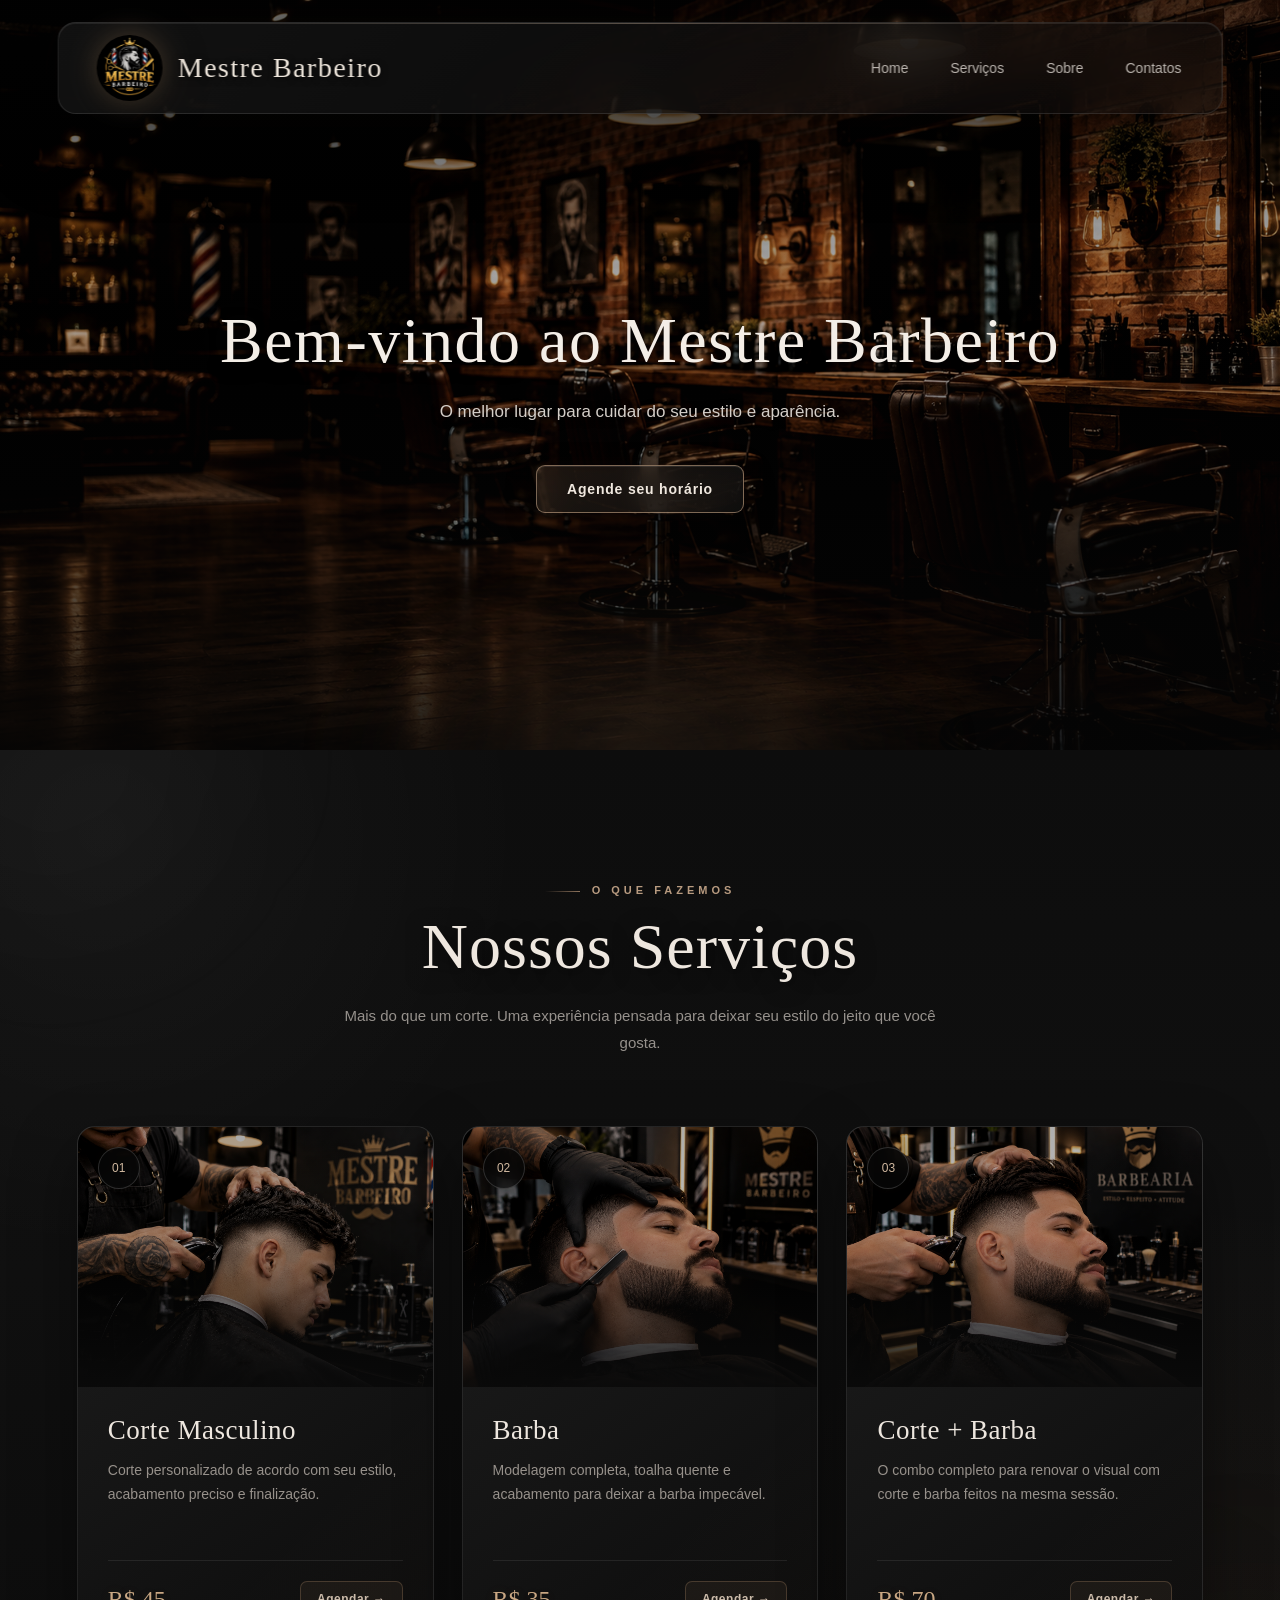
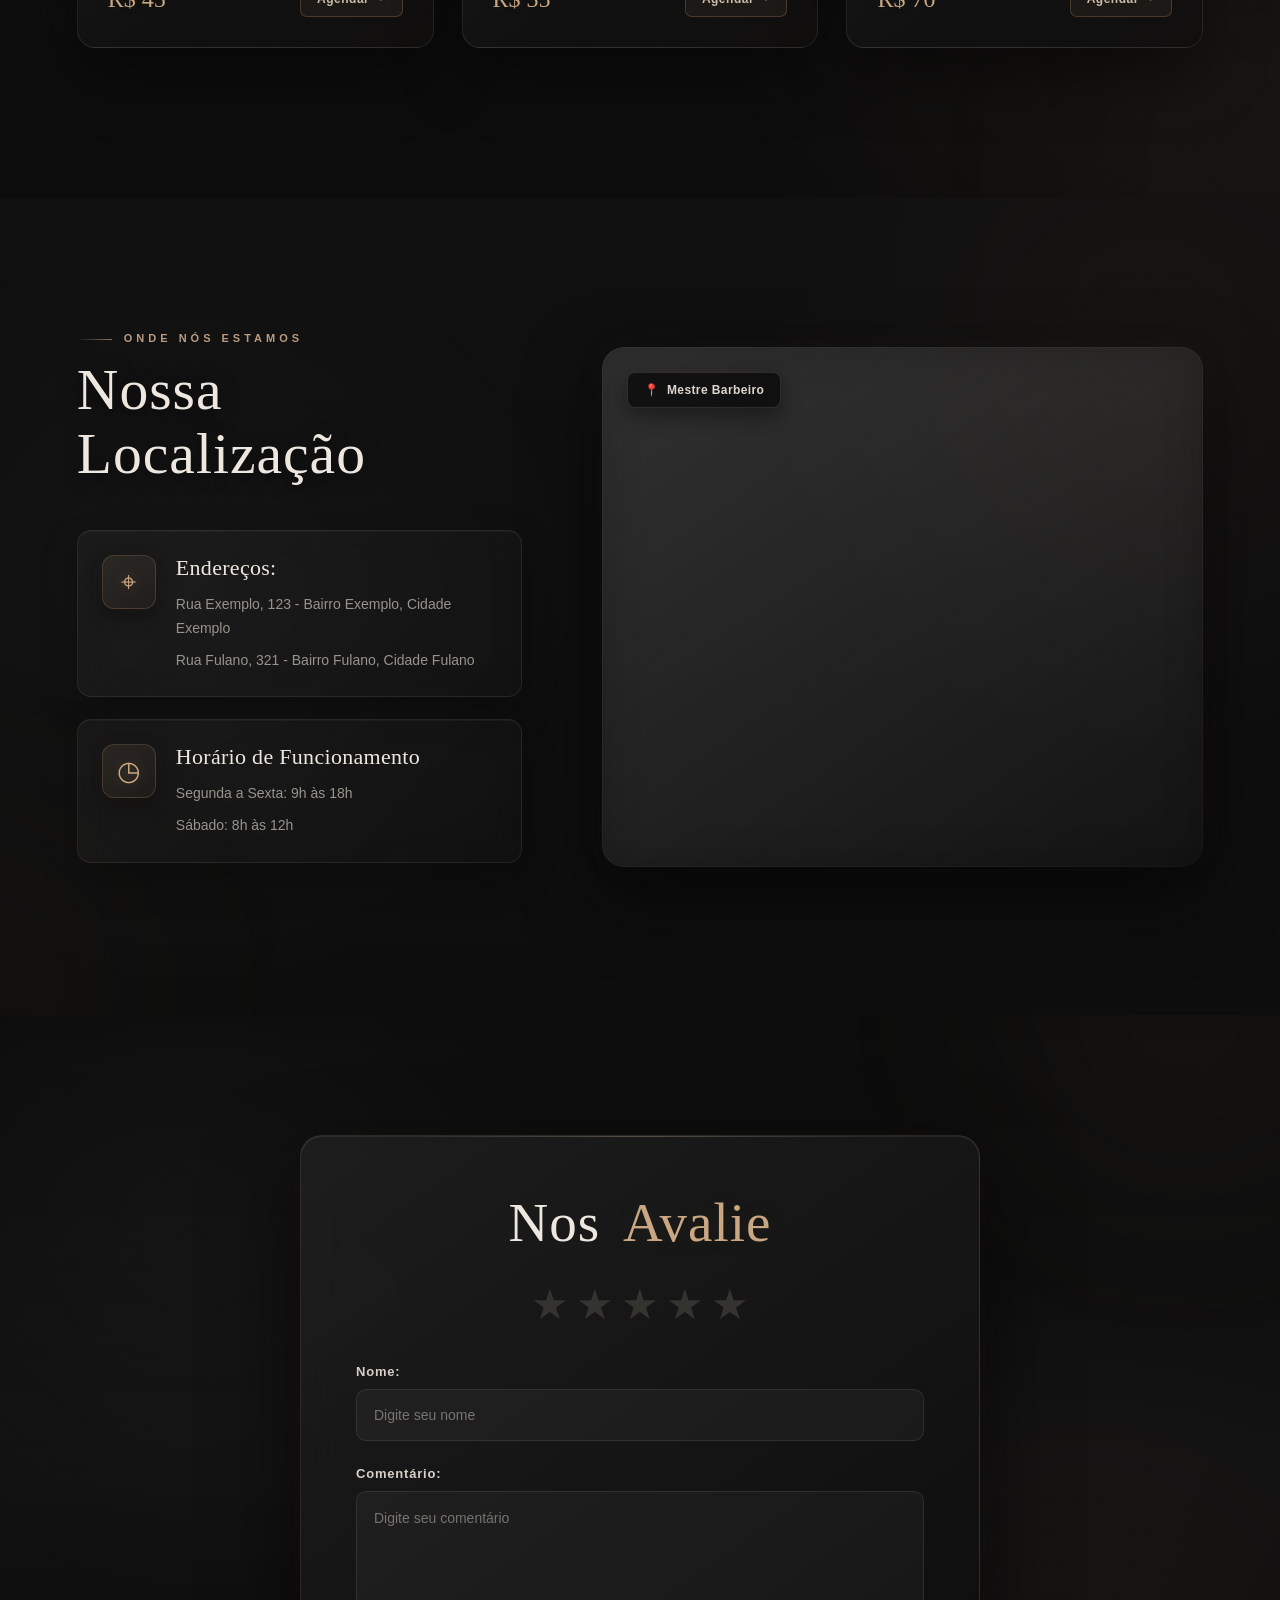
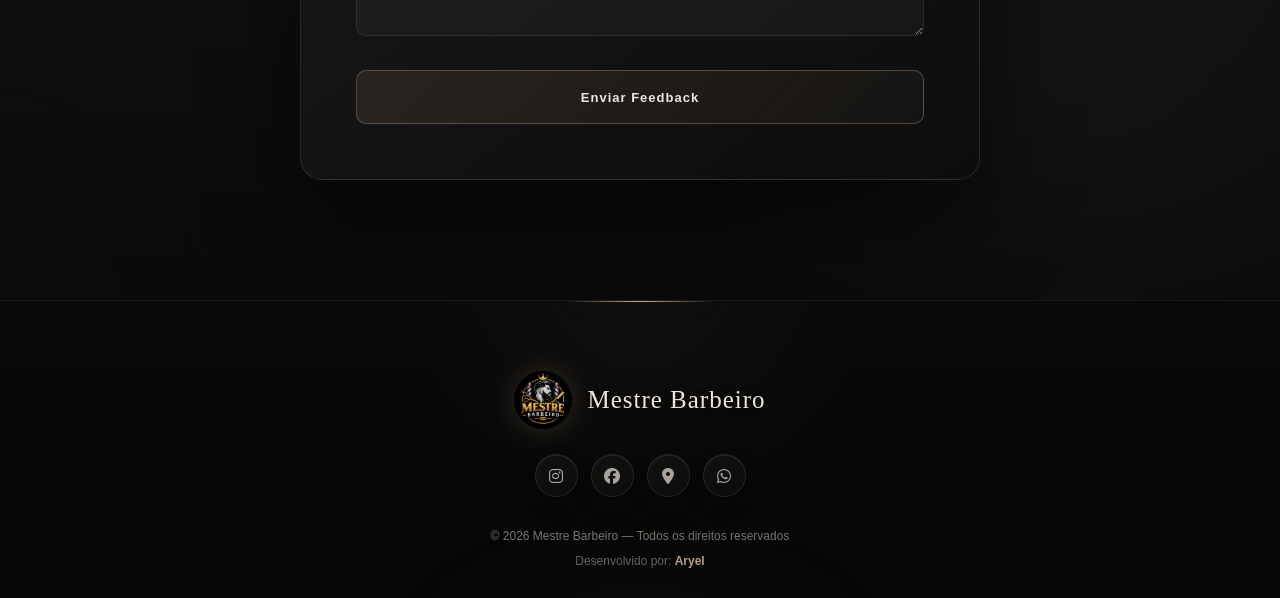
<file: index.html>
<!DOCTYPE html>
<html lang="en">

<head>
    <meta charset="UTF-8">
    <meta name="viewport" content="width=device-width, initial-scale=1.0">
    <link rel="stylesheet" href="style.css">
    <link rel="shortcut icon" href="./imagens/favicon.png" type="image/x-icon">
    <link rel="stylesheet" href="https://cdnjs.cloudflare.com/ajax/libs/font-awesome/6.7.2/css/all.min.css">
    <title>Mestre Barbeiro</title>
</head>

<body>
    <header>
        <div class="logo">
            <h1>Mestre Barbeiro</h1>
            <img src="./imagens/logo.png" alt="Logo">
        </div>
        <nav class="HotBar">
            <a href="#">Home</a>
            <a href="#servicos">Serviços</a>
            <a href="./sobre.html">Sobre</a>
            <a href="#contatos">Contatos</a>
        </nav>
    </header>
    <main>
        <section class="hero">
            <img src="./imagens/banner.png" alt="Barbearia">
            <h1>Bem-vindo ao Mestre Barbeiro</h1>
            <p>O melhor lugar para cuidar do seu estilo e aparência.</p>
            <a href="#" class="btn">Agende seu horário</a>
        </section>
        <section id="servicos" class="service">
            <div class="servicos">
                <div class="service-header">
                    <span>O QUE FAZEMOS</span>
                    <h1>Nossos Serviços</h1>
                    <p>
                        Mais do que um corte. Uma experiência pensada
                        para deixar seu estilo do jeito que você gosta.
                    </p>
                </div>
                <div class="service-grid">
                    <div class="service-card">
                        <span class="service-number">01</span>
                        <img src="./imagens/corte.png" alt="Corte masculino">
                        <div class="service-info">
                            <h2>Corte Masculino</h2>
                            <p>
                                Corte personalizado de acordo com seu estilo,
                                acabamento preciso e finalização.
                            </p>
                            <div class="service-bottom">
                                <strong>R$ 45</strong>
                                <a href="#" class="service-btn">
                                    Agendar →
                                </a>
                            </div>
                        </div>
                    </div>
                    <div class="service-card">
                        <span class="service-number">02</span>
                        <img src="./imagens/barba.png" alt="Barba">
                        <div class="service-info">
                            <h2>Barba</h2>
                            <p>
                                Modelagem completa, toalha quente e acabamento
                                para deixar a barba impecável.
                            </p>

                            <div class="service-bottom">
                                <strong>R$ 35</strong>

                                <a href="#" class="service-btn">
                                    Agendar →
                                </a>
                            </div>
                        </div>
                    </div>
                    <div class="service-card">
                        <span class="service-number">03</span>
                        <img src="./imagens/Dois.png" alt="Corte e barba">
                        <div class="service-info">
                            <h2>Corte + Barba</h2>
                            <p>
                                O combo completo para renovar o visual
                                com corte e barba feitos na mesma sessão.
                            </p>
                            <div class="service-bottom">
                                <strong>R$ 70</strong>
                                <a href="#" class="service-btn">
                                    Agendar →
                                </a>
                            </div>
                        </div>
                    </div>
                </div>
            </div>
        </section>
        <section class="location">

            <div class="localizacao">

                <div class="location-title">
                    <span>onde nós estamos</span>
                    <h1>Nossa Localização</h1>
                </div>

                <div class="location-info">

                    <div class="location-icon">
                        <span>⌖</span>
                    </div>

                    <div>
                        <h2>Endereços:</h2>
                        <p>Rua Exemplo, 123 - Bairro Exemplo, Cidade Exemplo</p>
                        <p>Rua Fulano, 321 - Bairro Fulano, Cidade Fulano</p>
                    </div>

                </div>

                <div class="location-info">

                    <div class="location-icon">
                        <span>◷</span>
                    </div>

                    <div>
                        <h2>Horário de Funcionamento</h2>
                        <p>Segunda a Sexta: 9h às 18h</p>
                        <p>Sábado: 8h às 12h</p>
                    </div>

                </div>

            </div>

            <div class="location-map">

                <div class="map-label">
                    <span>📍</span>
                    Mestre Barbeiro
                </div>

                <iframe
                    src="https://www.google.com/maps/embed?pb=!1m18!1m12!1m3!1d3656.091187882168!2d-46.65687868452086!3d-23.5649499846867!2m3!1f0!2f0!3f0!3m2!1i1024!2i768!4f13.1!3m3!1m2!1s0x94ce59c5e8b8e9b5%3A0x8c8c8c8c8c8c8c8c!2sMestre%20Barbeiro!5e0!3m2!1spt-BR!2sbr!4v1623456789012"
                    loading="lazy" allowfullscreen="">
                </iframe>
            </div>
        </section>
        <section class="feedback">

            <div class="feedback-content">

                <h1>Nos <span>Avalie</span></h1>

                <div id="estrelas" class="estrelas">

                    <input type="radio" id="star5" name="result" value="5">
                    <label for="star5">★</label>

                    <input type="radio" id="star4" name="result" value="4">
                    <label for="star4">★</label>

                    <input type="radio" id="star3" name="result" value="3">
                    <label for="star3">★</label>

                    <input type="radio" id="star2" name="result" value="2">
                    <label for="star2">★</label>

                    <input type="radio" id="star1" name="result" value="1">
                    <label for="star1">★</label>

                </div>

                <div class="feedback-field">
                    <h2>Nome:</h2>
                    <input type="text" placeholder="Digite seu nome">
                </div>

                <div class="feedback-field">
                    <h2>Comentário:</h2>
                    <textarea placeholder="Digite seu comentário"></textarea>
                </div>

                <button type="button">Enviar Feedback</button>

            </div>

        </section>
        <footer id="contatos" class="footer">

            <div>
                <img src="./imagens/logo.png" alt="logo">
                <h2>Mestre Barbeiro</h2>
            </div>

            <div  class="footer-icons">

                <a href="#">
                    <i class="fa-brands fa-instagram"></i>
                </a>

                <a href="#">
                    <i class="fa-brands fa-facebook"></i>
                </a>

                <a href="#">
                    <i class="fa-solid fa-location-dot"></i>
                </a>

                 <a href="#">
                    <i class="fa-brands fa-whatsapp"></i>
                </a>
            </div>

            <a id="footer-copy">
                © 2026 Mestre Barbeiro — Todos os direitos reservados
            </a>

            <p>
                Desenvolvido por:
                <a href="https://www.instagram.com/aryeln897/">
                    Aryel
                </a>
            </p>

        </footer>

    </main>
</body>

</html>
</file>
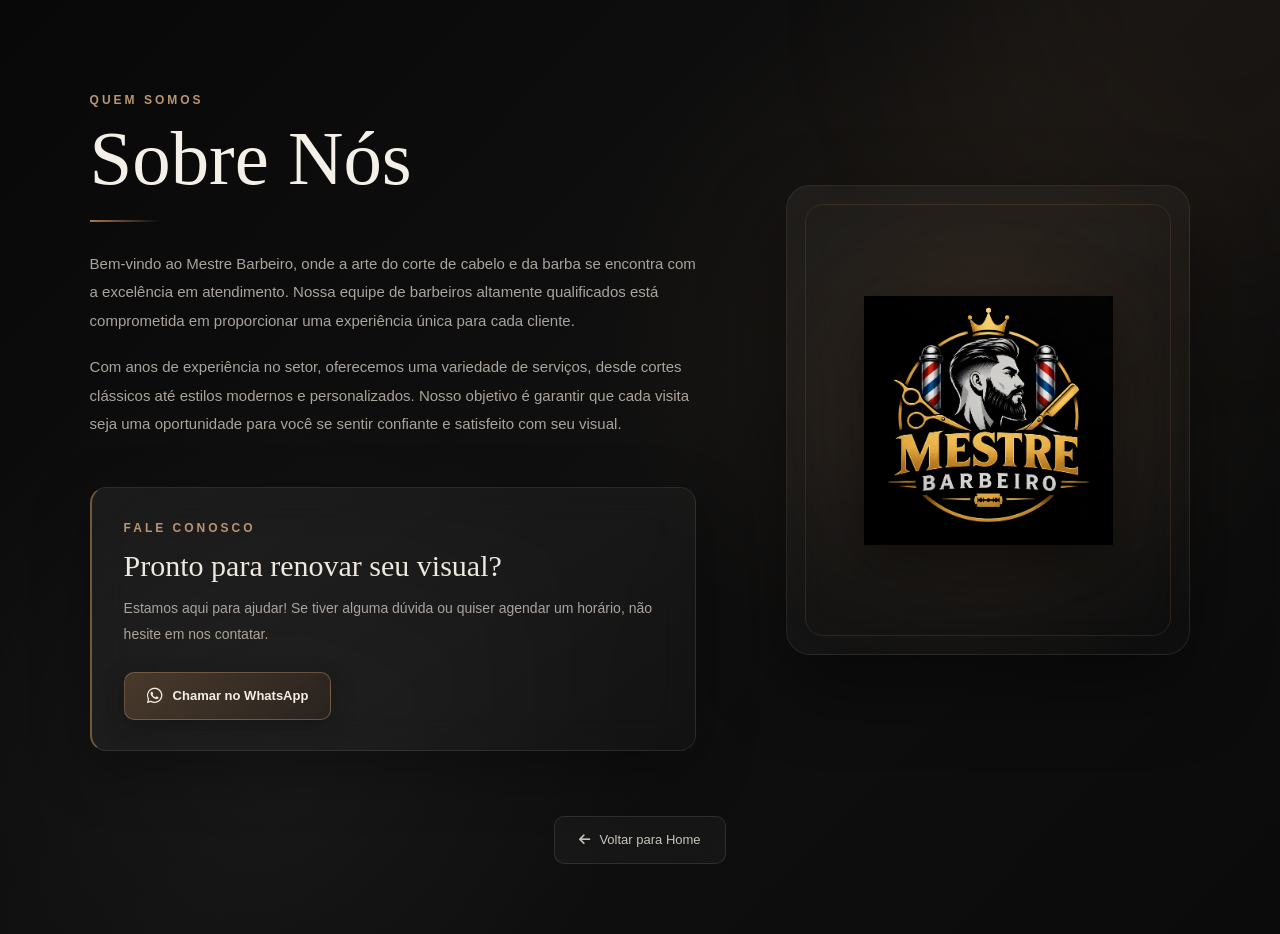
<file: sobre.html>
<!DOCTYPE html>
<html lang="pt-BR">

<head>
    <meta charset="UTF-8">
    <meta name="viewport" content="width=device-width, initial-scale=1.0">

    <link rel="stylesheet" href="estilo.css">
    <link rel="shortcut icon" href="./imagens/favicon.png" type="image/x-icon">
    <link rel="stylesheet" href="https://cdnjs.cloudflare.com/ajax/libs/font-awesome/6.7.2/css/all.min.css">

    <title>Mestre Barbeiro - Sobre Nós</title>
</head>

<body>

    <main>

        <section class="sobre">

            <div class="sobre-container">

                <div class="sobre-texto">

                    <div class="sobre-intro">
                        <span class="sobre-label">QUEM SOMOS</span>

                        <h1>Sobre Nós</h1>

                        <p>
                            Bem-vindo ao Mestre Barbeiro, onde a arte do corte de cabelo e da barba se encontra com a
                            excelência em atendimento. Nossa equipe de barbeiros altamente qualificados está
                            comprometida em
                            proporcionar uma experiência única para cada cliente.
                        </p>

                        <p>
                            Com anos de experiência no setor, oferecemos uma variedade de serviços, desde cortes
                            clássicos
                            até estilos modernos e personalizados. Nosso objetivo é garantir que cada visita seja uma
                            oportunidade para você se sentir confiante e satisfeito com seu visual.
                        </p>
                    </div>

                    <div class="fale-conosco">

                        <span class="sobre-label">FALE CONOSCO</span>

                        <h2>Pronto para renovar seu visual?</h2>

                        <p>
                            Estamos aqui para ajudar! Se tiver alguma dúvida ou quiser agendar um horário,
                            não hesite em nos contatar.
                        </p>

                        <a href="https://wa.me/5511999999999" class="whatsapp-btn" target="_blank">
                            <i class="fa-brands fa-whatsapp"></i>
                            Chamar no WhatsApp
                        </a>

                    </div>

                </div>

                <div class="sobre-logo">
                    <div class="logo-glow"></div>

                    <img src="./imagens/logo.png" alt="Logo Mestre Barbeiro">
                </div>

            </div>

            <a href="index.html" class="btn">
                <i class="fa-solid fa-arrow-left"></i>
                Voltar para Home
            </a>

        </section>

    </main>

</body>

</html>
</file>
<file: style.css>
/* =========================================================
   RESET
========================================================= */

* {
    margin: 0;
    padding: 0;
    box-sizing: border-box;
}

html {
    scroll-behavior: smooth;
}

body {
    background: #090909;
    color: #eee7df;
    overflow-x: hidden;
}


/* =========================================================
   HEADER
========================================================= */

header {
    position: absolute;
    top: 22px;
    left: 50%;
    transform: translateX(-50%);

    width: 91%;
    max-width: 1450px;
    height: 92px;

    padding: 0 38px;

    display: flex;
    align-items: center;
    justify-content: space-between;

    background:
        linear-gradient(
            135deg,
            rgba(25, 25, 25, 0.72),
            rgba(10, 10, 10, 0.58)
        );

    backdrop-filter: blur(24px);
    -webkit-backdrop-filter: blur(24px);

    border: 1px solid rgba(255, 255, 255, 0.11);
    border-radius: 18px;

    box-shadow:
        0 25px 70px rgba(0, 0, 0, 0.52),
        0 0 45px rgba(196, 155, 117, 0.035),
        inset 0 1px 0 rgba(255, 255, 255, 0.08);

    z-index: 100;

    transition:
        background 0.4s ease,
        box-shadow 0.4s ease,
        border-color 0.4s ease;
}

header::before {
    content: "";

    position: absolute;
    top: 0;
    left: 12%;

    width: 76%;
    height: 1px;

    background:
        linear-gradient(
            90deg,
            transparent,
            rgba(220, 190, 160, 0.30),
            transparent
        );

    pointer-events: none;
}


/* =========================================================
   LOGO
========================================================= */

.logo {
    display: flex;
    align-items: center;
    gap: 15px;
}

.logo img {
    order: -1;

    width: 66px;
    height: 66px;

    border-radius: 50%;
    object-fit: contain;

    filter:
        drop-shadow(0 0 14px rgba(194, 151, 109, 0.32))
        drop-shadow(0 8px 18px rgba(0, 0, 0, 0.55));

    transition:
        transform 0.35s ease,
        filter 0.35s ease;
}

.logo img:hover {
    transform: scale(1.06);

    filter:
        drop-shadow(0 0 22px rgba(210, 171, 132, 0.50))
        drop-shadow(0 8px 20px rgba(0, 0, 0, 0.60));
}


/* =========================================================
   TÍTULO DA LOGO
========================================================= */

.logo h1 {
    font-family: Georgia, serif;

    font-size: 28px;
    font-weight: 500;

    letter-spacing: 1.5px;

    color: #eee6dc;

    white-space: nowrap;

    text-shadow:
        0 2px 7px rgba(0, 0, 0, 0.65);

    transition:
        color 0.3s ease,
        text-shadow 0.3s ease;
}

.logo h1:hover {
    color: #ffffff;

    text-shadow:
        0 0 20px rgba(220, 192, 164, 0.20);
}


/* =========================================================
   MENU
========================================================= */

.HotBar {
    display: flex;
    align-items: center;
    gap: 38px;
}

.HotBar a {
    position: relative;

    padding: 8px 2px;

    color: #bcb6b0;

    font-family: Arial, sans-serif;
    font-size: 14px;
    font-weight: 500;

    text-decoration: none;

    transition:
        color 0.3s ease,
        transform 0.3s ease;
}

.HotBar a::after {
    content: "";

    position: absolute;

    left: 50%;
    bottom: 0;

    width: 0;
    height: 1px;

    background:
        linear-gradient(
            90deg,
            transparent,
            #c49b75,
            transparent
        );

    transform: translateX(-50%);

    transition: width 0.3s ease;
}

.HotBar a:hover {
    color: #f1ebe4;
    transform: translateY(-2px);
}

.HotBar a:hover::after {
    width: 100%;
}


/* =========================================================
   HERO
========================================================= */

.hero {
    position: relative;

    width: 100%;
    min-height: 750px;

    display: flex;
    flex-direction: column;
    align-items: center;
    justify-content: center;

    text-align: center;

    overflow: hidden;

    padding: 150px 30px 80px;
}

.hero img {
    position: absolute;
    inset: 0;

    width: 100%;
    height: 100%;

    object-fit: cover;

    z-index: -2;

    filter:
        brightness(0.76)
        contrast(1.05)
        saturate(0.88);

    transform: scale(1);

    object-position: center center;

    transition: transform 8s ease;
}

.hero:hover img {
    transform: scale(1.025);
}


/* =========================================================
   OVERLAY HERO
========================================================= */

.hero::before {
    content: "";

    position: absolute;
    inset: 0;

    z-index: -1;

    background:
        linear-gradient(
            to bottom,
            rgba(5, 5, 5, 0.45),
            rgba(5, 5, 5, 0.10) 45%,
            rgba(5, 5, 5, 0.88)
        );
}

.hero::after {
    content: "";

    position: absolute;

    left: 50%;
    bottom: -180px;

    width: 650px;
    height: 350px;

    transform: translateX(-50%);

    background:
        radial-gradient(
            ellipse,
            rgba(196, 155, 117, 0.10),
            transparent 70%
        );

    filter: blur(35px);

    z-index: -1;

    pointer-events: none;
}


/* =========================================================
   CONTEÚDO HERO
========================================================= */

.hero h1,
.hero p,
.hero .btn {
    position: relative;
    left: 0;
}


/* =========================================================
   TÍTULO HERO
========================================================= */

.hero h1 {
    max-width: 900px;

    font-family: Georgia, serif;

    font-size: clamp(44px, 5vw, 74px);
    font-weight: 500;

    line-height: 1.06;
    letter-spacing: 1.5px;

    color: #f4eee7;

    text-shadow:
        0 5px 15px rgba(0, 0, 0, 0.85),
        0 0 40px rgba(255, 255, 255, 0.07);

    margin-bottom: 22px;

    animation: heroTitle 1s ease forwards;
}


/* =========================================================
   TEXTO HERO
========================================================= */

.hero p {
    max-width: 650px;

    font-family: Arial, sans-serif;

    font-size: 17px;
    line-height: 1.75;

    color: #d4cec8;

    text-shadow:
        0 2px 8px rgba(0, 0, 0, 0.85);

    margin-bottom: 38px;

    animation: heroText 1.2s ease forwards;
}


/* =========================================================
   BOTÃO HERO
========================================================= */

.hero .btn {
    display: inline-flex;

    align-items: center;
    justify-content: center;

    min-width: 195px;

    padding: 15px 30px;

    border: 1px solid rgba(210, 176, 143, 0.55);
    border-radius: 9px;

    background:
        linear-gradient(
            135deg,
            rgba(196, 155, 117, 0.13),
            rgba(18, 18, 18, 0.72)
        );

    color: #f0e8df;

    font-family: Arial, sans-serif;

    font-size: 14px;
    font-weight: 600;

    letter-spacing: 0.8px;

    text-decoration: none;

    box-shadow:
        0 10px 30px rgba(0, 0, 0, 0.45),
        0 0 25px rgba(196, 155, 117, 0.04),
        inset 0 1px 0 rgba(255, 255, 255, 0.09);

    backdrop-filter: blur(12px);

    transition:
        transform 0.3s ease,
        background 0.3s ease,
        box-shadow 0.3s ease,
        border-color 0.3s ease;
}

.hero .btn:hover {
    transform: translateY(-4px);

    background:
        linear-gradient(
            135deg,
            rgba(196, 155, 117, 0.24),
            rgba(25, 25, 25, 0.78)
        );

    border-color:
        rgba(222, 192, 163, 0.85);

    box-shadow:
        0 15px 35px rgba(0, 0, 0, 0.55),
        0 0 30px rgba(194, 151, 109, 0.16),
        inset 0 1px 0 rgba(255, 255, 255, 0.12);
}


/* =========================================================
   ANIMAÇÕES
========================================================= */

@keyframes heroTitle {
    from {
        opacity: 0;
        transform: translateY(25px);
    }

    to {
        opacity: 1;
        transform: translateY(0);
    }
}

@keyframes heroText {
    from {
        opacity: 0;
        transform: translateY(20px);
    }

    to {
        opacity: 1;
        transform: translateY(0);
    }
}


/* =========================================================
   SERVIÇOS
========================================================= */

.service {
    position: relative;

    width: 100%;

    padding: 130px 6% 150px;

    background:
        radial-gradient(
            circle at 8% 8%,
            rgba(255, 255, 255, 0.035),
            transparent 28%
        ),
        radial-gradient(
            circle at 92% 85%,
            rgba(174, 129, 89, 0.055),
            transparent 30%
        ),
        linear-gradient(
            180deg,
            #0d0d0d 0%,
            #101010 50%,
            #0c0c0c 100%
        );

    overflow: hidden;
}

.service::before {
    content: "";

    position: absolute;

    width: 500px;
    height: 500px;

    top: -250px;
    left: -200px;

    background:
        radial-gradient(
            circle,
            rgba(255, 255, 255, 0.035),
            transparent 70%
        );

    filter: blur(80px);

    border-radius: 50%;

    pointer-events: none;
}

.service::after {
    content: "";

    position: absolute;

    width: 500px;
    height: 500px;

    right: -220px;
    bottom: -220px;

    background:
        radial-gradient(
            circle,
            rgba(190, 143, 100, 0.045),
            transparent 70%
        );

    filter: blur(90px);

    border-radius: 50%;

    pointer-events: none;
}


/* =========================================================
   CONTAINER
========================================================= */

.servicos {
    position: relative;

    max-width: 1450px;

    margin: 0 auto;

    z-index: 2;
}


/* =========================================================
   CABEÇALHO SERVIÇOS
========================================================= */

.service-header {
    max-width: 720px;

    margin: 0 auto 70px;

    text-align: center;
}

.service-header span {
    display: inline-block;

    margin-bottom: 16px;

    font-family: Arial, sans-serif;

    font-size: 11px;
    font-weight: 700;

    letter-spacing: 4px;

    color: #b89b80;
}

.service-header span::before {
    content: "";

    display: inline-block;

    width: 35px;
    height: 1px;

    margin-right: 12px;

    vertical-align: middle;

    background:
        linear-gradient(
            90deg,
            transparent,
            #8e735c
        );
}

.service-header h1 {
    margin-bottom: 20px;

    font-family: Georgia, serif;

    font-size: clamp(42px, 5vw, 64px);

    font-weight: 500;

    line-height: 1.1;
    letter-spacing: 1px;

    color: #eee7df;

    text-shadow:
        0 4px 20px rgba(0, 0, 0, 0.60);
}

.service-header p {
    max-width: 600px;

    margin: 0 auto;

    font-family: Arial, sans-serif;

    font-size: 15px;
    line-height: 1.8;

    color: #96918c;
}


/* =========================================================
   GRID
========================================================= */

.service-grid {
    display: grid;

    grid-template-columns: repeat(3, 1fr);

    gap: 28px;
}


/* =========================================================
   CARD
========================================================= */

.service-card {
    position: relative;

    min-height: 520px;

    overflow: hidden;

    border-radius: 18px;

    background:
        linear-gradient(
            145deg,
            rgba(32, 32, 32, 0.94),
            rgba(12, 12, 12, 0.98)
        );

    border: 1px solid rgba(255, 255, 255, 0.09);

    box-shadow:
        0 25px 65px rgba(0, 0, 0, 0.45),
        inset 0 1px 0 rgba(255, 255, 255, 0.035);

    transition:
        transform 0.5s cubic-bezier(.2,.8,.2,1),
        border-color 0.5s ease,
        box-shadow 0.5s ease;
}

.service-card::before {
    content: "";

    position: absolute;

    inset: 0;

    background:
        linear-gradient(
            135deg,
            rgba(255, 255, 255, 0.035),
            transparent 30%,
            transparent 70%,
            rgba(196, 155, 117, 0.025)
        );

    pointer-events: none;
}


/* =========================================================
   NÚMERO
========================================================= */

.service-number {
    position: absolute;

    top: 20px;
    left: 20px;

    z-index: 5;

    width: 42px;
    height: 42px;

    display: flex;

    align-items: center;
    justify-content: center;

    border-radius: 50%;

    background:
        rgba(8, 8, 8, 0.72);

    border:
        1px solid rgba(255, 255, 255, 0.16);

    backdrop-filter: blur(10px);

    font-family: Arial, sans-serif;

    font-size: 12px;

    color: #d1b9a0;

    box-shadow:
        0 8px 20px rgba(0, 0, 0, 0.4),
        0 0 18px rgba(196, 155, 117, 0.04);
}


/* =========================================================
   IMAGEM CARD
========================================================= */

.service-card > img {
    display: block;

    width: 100%;
    height: 260px;

    object-fit: cover;

    filter:
        brightness(0.74)
        saturate(0.84)
        contrast(1.03);

    transform: scale(1);

    transition:
        transform 0.8s cubic-bezier(.2,.8,.2,1),
        filter 0.6s ease;
}


/* =========================================================
   GRADIENTE IMAGEM
========================================================= */

.service-card::after {
    content: "";

    position: absolute;

    top: 0;
    left: 0;

    width: 100%;
    height: 260px;

    background:
        linear-gradient(
            to bottom,
            rgba(0, 0, 0, 0.08),
            transparent 42%,
            rgba(10, 10, 10, 0.94)
        );

    pointer-events: none;
}


/* =========================================================
   INFORMAÇÕES
========================================================= */

.service-info {
    position: relative;

    padding: 28px 30px 30px;

    z-index: 3;
}

.service-info h2 {
    margin-bottom: 13px;

    font-family: Georgia, serif;

    font-size: 27px;
    font-weight: 500;

    letter-spacing: 0.5px;

    color: #eee7df;
}

.service-info p {
    min-height: 76px;

    margin-bottom: 25px;

    font-family: Arial, sans-serif;

    font-size: 14px;

    line-height: 1.7;

    color: #97918b;
}


/* =========================================================
   PARTE INFERIOR
========================================================= */

.service-bottom {
    display: flex;

    align-items: center;
    justify-content: space-between;

    padding-top: 20px;

    border-top:
        1px solid rgba(255, 255, 255, 0.08);
}

.service-bottom strong {
    font-family: Georgia, serif;

    font-size: 24px;

    font-weight: 500;

    color: #c9a783;

    text-shadow:
        0 0 18px rgba(201, 167, 131, 0.08);
}


/* =========================================================
   BOTÃO SERVIÇO
========================================================= */

.service-btn {
    display: inline-flex;

    align-items: center;
    justify-content: center;

    padding: 10px 16px;

    border-radius: 7px;

    border:
        1px solid rgba(196, 155, 117, 0.25);

    background:
        rgba(196, 155, 117, 0.07);

    color: #cbbbaa;

    font-family: Arial, sans-serif;

    font-size: 12px;
    font-weight: 600;

    letter-spacing: 0.5px;

    text-decoration: none;

    transition:
        background 0.3s ease,
        border-color 0.3s ease,
        transform 0.3s ease,
        color 0.3s ease,
        box-shadow 0.3s ease;
}

.service-btn:hover {
    background:
        rgba(196, 155, 117, 0.15);

    border-color:
        rgba(220, 190, 160, 0.55);

    color: #f1e8df;

    transform: translateX(4px);

    box-shadow:
        0 0 18px rgba(196, 155, 117, 0.06);
}


/* =========================================================
   HOVER CARD
========================================================= */

.service-card:hover {
    transform: translateY(-12px);

    border-color:
        rgba(255, 255, 255, 0.17);

    box-shadow:
        0 35px 80px rgba(0, 0, 0, 0.58),
        0 0 40px rgba(196, 155, 117, 0.06),
        inset 0 1px 0 rgba(255, 255, 255, 0.06);
}

.service-card:hover > img {
    transform: scale(1.07);

    filter:
        brightness(0.88)
        saturate(0.98)
        contrast(1.03);
}

.service-card:hover .service-number {
    background:
        rgba(196, 155, 117, 0.16);

    border-color:
        rgba(220, 190, 160, 0.40);

    box-shadow:
        0 0 20px rgba(196, 155, 117, 0.08);
}


/* =========================================================
   LOCALIZAÇÃO
========================================================= */

.location {
    position: relative;

    width: 100%;
    min-height: 700px;

    padding: 130px 6%;

    display: grid;

    grid-template-columns: 0.85fr 1.15fr;

    align-items: center;

    gap: 80px;

    background:
        radial-gradient(
            circle at 15% 50%,
            rgba(255, 255, 255, 0.025),
            transparent 35%
        ),
        radial-gradient(
            circle at 90% 20%,
            rgba(196, 155, 117, 0.035),
            transparent 30%
        ),
        linear-gradient(
            180deg,
            #101010,
            #0d0d0d
        );

    overflow: hidden;
}

.location::before {
    content: "";

    position: absolute;

    width: 500px;
    height: 500px;

    left: -280px;
    bottom: -220px;

    border-radius: 50%;

    background:
        radial-gradient(
            circle,
            rgba(194, 151, 109, 0.05),
            transparent 70%
        );

    filter: blur(90px);

    pointer-events: none;
}


/* =========================================================
   CONTEÚDO
========================================================= */

.localizacao {
    position: relative;

    max-width: 600px;

    z-index: 2;
}


/* =========================================================
   TÍTULO
========================================================= */

.location-title {
    margin-bottom: 45px;
}

.location-title span {
    display: inline-block;

    margin-bottom: 14px;

    font-family: Arial, sans-serif;

    font-size: 11px;
    font-weight: 700;

    letter-spacing: 4px;

    text-transform: uppercase;

    color: #b89b80;
}

.location-title span::before {
    content: "";

    display: inline-block;

    width: 35px;
    height: 1px;

    margin-right: 12px;

    vertical-align: middle;

    background:
        linear-gradient(
            90deg,
            transparent,
            #8e735c
        );
}

.location-title h1 {
    font-family: Georgia, serif;

    font-size: clamp(42px, 4.5vw, 62px);

    font-weight: 500;

    line-height: 1.1;

    letter-spacing: 1px;

    color: #eee7df;

    text-shadow:
        0 4px 18px rgba(0, 0, 0, 0.55);
}


/* =========================================================
   INFORMAÇÕES
========================================================= */

.location-info {
    display: flex;

    align-items: flex-start;

    gap: 20px;

    margin-bottom: 22px;

    padding: 24px;

    border:
        1px solid rgba(255, 255, 255, 0.08);

    border-radius: 14px;

    background:
        linear-gradient(
            135deg,
            rgba(255, 255, 255, 0.035),
            rgba(255, 255, 255, 0.015)
        );

    box-shadow:
        0 15px 35px rgba(0, 0, 0, 0.25),
        inset 0 1px 0 rgba(255, 255, 255, 0.035);

    backdrop-filter: blur(14px);

    transition:
        transform 0.35s ease,
        background 0.35s ease,
        border-color 0.35s ease,
        box-shadow 0.35s ease;
}

.location-info:hover {
    transform: translateX(7px);

    background:
        linear-gradient(
            135deg,
            rgba(255, 255, 255, 0.055),
            rgba(196, 155, 117, 0.025)
        );

    border-color:
        rgba(255, 255, 255, 0.14);

    box-shadow:
        0 18px 40px rgba(0, 0, 0, 0.35),
        0 0 25px rgba(196, 155, 117, 0.035);
}


/* =========================================================
   ÍCONE
========================================================= */

.location-icon {
    flex-shrink: 0;

    width: 54px;
    height: 54px;

    display: flex;

    align-items: center;
    justify-content: center;

    border-radius: 12px;

    background:
        linear-gradient(
            145deg,
            rgba(196, 155, 117, 0.11),
            rgba(196, 155, 117, 0.035)
        );

    border:
        1px solid rgba(196, 155, 117, 0.22);

    box-shadow:
        0 8px 20px rgba(0, 0, 0, 0.3),
        0 0 18px rgba(196, 155, 117, 0.04);

    transition:
        transform 0.35s ease,
        background 0.35s ease,
        box-shadow 0.35s ease;
}

.location-icon span {
    font-size: 27px;

    color: #c9a783;

    text-shadow:
        0 0 15px rgba(201, 167, 131, 0.30);
}

.location-info:hover .location-icon {
    transform: rotate(-4deg) scale(1.06);

    background:
        rgba(196, 155, 117, 0.14);

    box-shadow:
        0 0 22px rgba(196, 155, 117, 0.08);
}


/* =========================================================
   TÍTULOS
========================================================= */

.location-info h2 {
    margin-bottom: 12px;

    font-family: Georgia, serif;

    font-size: 22px;
    font-weight: 500;

    letter-spacing: 0.3px;

    color: #eee7df;
}

.location-info p {
    margin-bottom: 8px;

    font-family: Arial, sans-serif;

    font-size: 14px;

    line-height: 1.7;

    color: #99938d;
}

.location-info p:last-child {
    margin-bottom: 0;
}


/* =========================================================
   MAPA
========================================================= */

.location-map {
    position: relative;

    height: 520px;

    padding: 7px;

    border-radius: 22px;

    background:
        linear-gradient(
            145deg,
            rgba(255, 255, 255, 0.14),
            rgba(255, 255, 255, 0.025)
        );

    box-shadow:
        0 30px 75px rgba(0, 0, 0, 0.52),
        0 0 40px rgba(196, 155, 117, 0.035);

    overflow: hidden;
}

.location-map::before {
    content: "";

    position: absolute;

    inset: 0;

    border-radius: 22px;

    box-shadow:
        inset 0 0 0 1px rgba(255, 255, 255, 0.035),
        inset 0 0 40px rgba(0, 0, 0, 0.20);

    pointer-events: none;

    z-index: 2;
}


/* =========================================================
   IFRAME
========================================================= */

.location-map iframe {
    display: block;

    width: 100%;
    height: 100%;

    border: 0;

    border-radius: 17px;

    filter:
        grayscale(0.18)
        contrast(1.02)
        brightness(0.72);

    transition:
        filter 0.5s ease;
}

.location-map:hover iframe {
    filter:
        grayscale(0)
        contrast(1.04)
        brightness(0.90);
}


/* =========================================================
   LABEL MAPA
========================================================= */

.map-label {
    position: absolute;

    top: 25px;
    left: 25px;

    z-index: 5;

    display: flex;

    align-items: center;

    gap: 8px;

    padding: 10px 16px;

    border-radius: 8px;

    background:
        rgba(10, 10, 10, 0.80);

    border:
        1px solid rgba(255, 255, 255, 0.12);

    backdrop-filter: blur(12px);

    font-family: Arial, sans-serif;

    font-size: 12px;
    font-weight: 600;

    letter-spacing: 0.4px;

    color: #ded6ce;

    box-shadow:
        0 8px 20px rgba(0, 0, 0, 0.4),
        0 0 20px rgba(196, 155, 117, 0.035);
}


/* =========================================================
   FEEDBACK
========================================================= */

.feedback {
    width: 100%;
    min-height: 700px;

    padding: 120px 20px;

    display: flex;

    align-items: center;
    justify-content: center;

    background:
        radial-gradient(
            circle at 15% 25%,
            rgba(255, 255, 255, 0.025),
            transparent 30%
        ),
        radial-gradient(
            circle at 85% 75%,
            rgba(196, 155, 117, 0.045),
            transparent 32%
        ),
        linear-gradient(
            180deg,
            #0c0c0c 0%,
            #111111 50%,
            #0a0a0a 100%
        );

    position: relative;

    overflow: hidden;
}

.feedback::before {
    content: "";

    position: absolute;

    width: 550px;
    height: 550px;

    top: -280px;
    right: -180px;

    border-radius: 50%;

    background:
        radial-gradient(
            circle,
            rgba(196, 155, 117, 0.06),
            transparent 70%
        );

    filter: blur(80px);

    pointer-events: none;
}

.feedback::after {
    content: "";

    position: absolute;

    width: 400px;
    height: 400px;

    left: -220px;
    bottom: -200px;

    border-radius: 50%;

    background:
        radial-gradient(
            circle,
            rgba(255, 255, 255, 0.025),
            transparent 70%
        );

    filter: blur(80px);

    pointer-events: none;
}


/* =========================================================
   CARD FEEDBACK
========================================================= */

.feedback-content {
    position: relative;

    width: 100%;
    max-width: 680px;

    padding: 55px;

    border-radius: 22px;

    background:
        linear-gradient(
            145deg,
            rgba(30, 30, 30, 0.94),
            rgba(13, 13, 13, 0.97)
        );

    border:
        1px solid rgba(255, 255, 255, 0.10);

    box-shadow:
        0 35px 90px rgba(0, 0, 0, 0.58),
        0 0 50px rgba(196, 155, 117, 0.035),
        inset 0 1px 0 rgba(255, 255, 255, 0.07);

    backdrop-filter: blur(20px);
    -webkit-backdrop-filter: blur(20px);

    z-index: 2;
}

.feedback-content::before {
    content: "";

    position: absolute;

    top: 0;
    left: 15%;

    width: 70%;
    height: 1px;

    background:
        linear-gradient(
            90deg,
            transparent,
            rgba(201, 167, 131, 0.28),
            transparent
        );
}


/* =========================================================
   TÍTULO
========================================================= */

.feedback-content > h1 {
    margin-bottom: 30px;

    text-align: center;

    font-family: Georgia, serif;

    font-size: clamp(38px, 5vw, 55px);

    font-weight: 500;

    letter-spacing: 1px;

    color: #eee7df;
}

.feedback-content > h1 span {
    color: #c9a783;
    margin-left: 8px;

    text-shadow:
        0 0 22px rgba(201, 167, 131, 0.10);
}


/* =========================================================
   ESTRELAS
========================================================= */

.estrelas {
    width: fit-content;

    margin: 0 auto 38px;

    display: flex;

    flex-direction: row-reverse;

    justify-content: center;

    gap: 7px;
}

.estrelas input {
    display: none;
}

.estrelas label {
    cursor: pointer;

    font-size: 42px;

    line-height: 1;

    color: #353330;

    transition:
        color 0.25s ease,
        transform 0.25s ease,
        text-shadow 0.25s ease;
}

.estrelas label:hover {
    transform: scale(1.15);

    color: #c9a783;

    text-shadow:
        0 0 18px rgba(201, 167, 131, 0.35);
}

.estrelas label:hover,
.estrelas label:hover ~ label,
.estrelas input:checked ~ label {
    color: #c9a783;

    text-shadow:
        0 0 18px rgba(201, 167, 131, 0.30);
}


/* =========================================================
   CAMPOS
========================================================= */

.feedback-field {
    margin-bottom: 25px;
}

.feedback-field h2 {
    margin-bottom: 10px;

    font-family: Arial, sans-serif;

    font-size: 13px;
    font-weight: 600;

    letter-spacing: 0.8px;

    color: #d8d0c8;
}


/* =========================================================
   INPUT E TEXTAREA
========================================================= */

.feedback-field input,
.feedback-field textarea {
    width: 100%;

    border:
        1px solid rgba(255, 255, 255, 0.09);

    outline: none;

    border-radius: 10px;

    background:
        rgba(255, 255, 255, 0.035);

    color: #eee7df;

    font-family: Arial, sans-serif;

    font-size: 14px;

    transition:
        border-color 0.3s ease,
        background 0.3s ease,
        box-shadow 0.3s ease;
}

.feedback-field input {
    height: 52px;
    padding: 0 17px;
}

.feedback-field textarea {
    min-height: 145px;

    padding: 15px 17px;

    resize: vertical;

    line-height: 1.6;
}

.feedback-field input::placeholder,
.feedback-field textarea::placeholder {
    color: #77736f;
}


/* =========================================================
   FOCUS
========================================================= */

.feedback-field input:focus,
.feedback-field textarea:focus {
    background:
        rgba(255, 255, 255, 0.055);

    border-color:
        rgba(201, 167, 131, 0.55);

    box-shadow:
        0 0 0 3px rgba(201, 167, 131, 0.06),
        0 0 22px rgba(201, 167, 131, 0.045);
}


/* =========================================================
   BOTÃO FEEDBACK
========================================================= */

.feedback-content > button {
    width: 100%;

    height: 54px;

    margin-top: 5px;

    border:
        1px solid rgba(201, 167, 131, 0.35);

    border-radius: 10px;

    background:
        linear-gradient(
            135deg,
            rgba(196, 155, 117, 0.12),
            rgba(196, 155, 117, 0.045)
        );

    color: #eee7df;

    font-family: Arial, sans-serif;

    font-size: 13px;
    font-weight: 600;

    letter-spacing: 1px;

    cursor: pointer;

    transition:
        transform 0.3s ease,
        background 0.3s ease,
        border-color 0.3s ease,
        box-shadow 0.3s ease;
}

.feedback-content > button:hover {
    transform: translateY(-3px);

    background:
        linear-gradient(
            135deg,
            rgba(196, 155, 117, 0.20),
            rgba(196, 155, 117, 0.07)
        );

    border-color:
        rgba(201, 167, 131, 0.65);

    box-shadow:
        0 12px 30px rgba(0, 0, 0, 0.40),
        0 0 28px rgba(196, 155, 117, 0.10);
}

.feedback-content > button:active {
    transform: translateY(-1px);
}


/* =========================================================
   FOOTER
========================================================= */

.footer {
    position: relative;

    width: 100%;

    padding: 70px 6% 30px;

    display: flex;

    flex-direction: column;

    align-items: center;

    background:
        radial-gradient(
            circle at center top,
            rgba(196, 155, 117, 0.045),
            transparent 32%
        ),
        linear-gradient(
            180deg,
            #090909,
            #060606
        );

    border-top:
        1px solid rgba(255, 255, 255, 0.08);

    overflow: hidden;
}

.footer::before {
    content: "";

    position: absolute;

    top: 0;
    left: 50%;

    width: 150px;
    height: 1px;

    transform: translateX(-50%);

    background:
        linear-gradient(
            90deg,
            transparent,
            #c9a783,
            transparent
        );

    box-shadow:
        0 0 22px rgba(201, 167, 131, 0.25);
}

.footer::after {
    content: "";

    position: absolute;

    width: 500px;
    height: 180px;

    left: 50%;
    bottom: -130px;

    transform: translateX(-50%);

    background:
        radial-gradient(
            ellipse,
            rgba(196, 155, 117, 0.055),
            transparent 70%
        );

    filter: blur(35px);

    pointer-events: none;
}


/* =========================================================
   LOGO + NOME
========================================================= */

.footer > div:first-child {
    display: flex;

    align-items: center;

    gap: 15px;

    margin-bottom: 25px;

    position: relative;
    z-index: 2;
}

.footer > div:first-child img {
    width: 58px;
    height: 58px;

    object-fit: contain;

    border-radius: 50%;

    filter:
        drop-shadow(0 0 14px rgba(201, 167, 131, 0.20));

    transition:
        transform 0.3s ease,
        filter 0.3s ease;
}

.footer > div:first-child img:hover {
    transform: scale(1.08);

    filter:
        drop-shadow(0 0 22px rgba(201, 167, 131, 0.35));
}

.footer > div:first-child h2 {
    font-family: Georgia, serif;

    font-size: 25px;

    font-weight: 500;

    letter-spacing: 1px;

    color: #eee7df;

    text-shadow:
        0 2px 8px rgba(0, 0, 0, 0.5);
}


/* =========================================================
   ÍCONES
========================================================= */

.footer-icons {
    display: flex;

    align-items: center;
    justify-content: center;

    gap: 13px;

    margin-bottom: 30px;

    position: relative;
    z-index: 2;
}

.footer-icons a {
    width: 43px;
    height: 43px;

    display: flex;

    align-items: center;
    justify-content: center;

    border-radius: 50%;

    border:
        1px solid rgba(255, 255, 255, 0.10);

    background:
        linear-gradient(
            145deg,
            rgba(255, 255, 255, 0.045),
            rgba(255, 255, 255, 0.018)
        );

    color: #aaa39c;

    text-decoration: none;

    font-size: 16px;

    backdrop-filter: blur(10px);

    box-shadow:
        0 8px 20px rgba(0, 0, 0, 0.28),
        inset 0 1px 0 rgba(255, 255, 255, 0.05);

    transition:
        transform 0.3s ease,
        color 0.3s ease,
        background 0.3s ease,
        border-color 0.3s ease,
        box-shadow 0.3s ease;
}

.footer-icons a:hover {
    transform: translateY(-5px);

    color: #eee7df;

    background:
        linear-gradient(
            145deg,
            rgba(201, 167, 131, 0.14),
            rgba(201, 167, 131, 0.045)
        );

    border-color:
        rgba(201, 167, 131, 0.40);

    box-shadow:
        0 10px 25px rgba(0, 0, 0, 0.40),
        0 0 22px rgba(201, 167, 131, 0.10);
}


/* =========================================================
   COPYRIGHT
========================================================= */

#footer-copy {
    position: relative;
    z-index: 2;

    font-family: Arial, sans-serif;

    font-size: 12px;

    line-height: 1.6;

    color: #77736f;

    text-decoration: none;

    text-align: center;
}


/* =========================================================
   DESENVOLVIDO POR
========================================================= */

.footer p {
    position: relative;
    z-index: 2;

    margin-top: 8px;

    font-family: Arial, sans-serif;

    font-size: 12px;

    color: #66625e;

    text-align: center;
}

.footer p a {
    color: #b89b80;

    text-decoration: none;

    font-weight: 600;

    transition:
        color 0.3s ease,
        text-shadow 0.3s ease;
}

.footer p a:hover {
    color: #eee7df;

    text-shadow:
        0 0 15px rgba(201, 167, 131, 0.18);
}


/* =========================================================
   RESPONSIVO
========================================================= */

@media (max-width: 1000px) {

    .service-grid {
        grid-template-columns: repeat(2, 1fr);
    }

    .location {
        grid-template-columns: 1fr;

        gap: 60px;

        padding: 100px 6%;
    }

    .localizacao {
        max-width: 800px;

        margin: 0 auto;
    }

    .location-title {
        text-align: center;
    }

    .location-map {
        width: 100%;

        max-width: 850px;

        height: 480px;

        margin: 0 auto;
    }
}


@media (max-width: 768px) {

    header {
        width: 92%;

        height: 80px;

        padding: 0 18px;
    }

    .logo {
        gap: 10px;
    }

    .logo img {
        width: 55px;
        height: 55px;
    }

    .logo h1 {
        font-size: 20px;
        letter-spacing: 1px;
    }

    .HotBar {
        gap: 18px;
    }

    .HotBar a {
        font-size: 13px;
    }

    .hero {
        min-height: 650px;

        padding: 140px 20px 70px;
    }

    .hero h1,
    .hero p,
    .hero .btn {
        left: 0;
    }

    .hero h1 {
        font-size: 42px;
    }

    .hero p {
        font-size: 16px;
    }

    .hero .btn {
        width: 100%;
        max-width: 230px;
    }
}


@media (max-width: 650px) {

    .service {
        padding: 90px 20px 100px;
    }

    .service-header {
        margin-bottom: 50px;
    }

    .service-header h1 {
        font-size: 42px;
    }

    .service-header p {
        font-size: 14px;
    }

    .service-grid {
        grid-template-columns: 1fr;

        gap: 22px;
    }

    .service-card {
        min-height: auto;
    }

    .service-card > img {
        height: 230px;
    }

    .service-card::after {
        height: 230px;
    }

    .feedback {
        min-height: auto;

        padding: 80px 18px;
    }

    .feedback-content {
        padding: 38px 25px;

        border-radius: 18px;
    }

    .feedback-content > h1 {
        font-size: 38px;
    }

    .estrelas {
        gap: 4px;

        margin-bottom: 32px;
    }

    .estrelas label {
        font-size: 35px;
    }

    .feedback-field input {
        height: 50px;
    }

    .feedback-field textarea {
        min-height: 130px;
    }
}


@media (max-width: 600px) {

    .location {
        padding: 80px 20px;
    }

    .location-title h1 {
        font-size: 40px;
    }

    .location-info {
        padding: 20px;

        gap: 15px;
    }

    .location-icon {
        width: 48px;
        height: 48px;
    }

    .location-info h2 {
        font-size: 19px;
    }

    .location-info p {
        font-size: 13px;
    }

    .location-map {
        height: 380px;

        padding: 5px;

        border-radius: 16px;
    }

    .location-map iframe {
        border-radius: 12px;
    }

    .footer {
        padding: 55px 20px 25px;
    }

    .footer > div:first-child {
        gap: 11px;
    }

    .footer > div:first-child img {
        width: 50px;
        height: 50px;
    }

    .footer > div:first-child h2 {
        font-size: 21px;
    }

    .footer-icons a {
        width: 40px;
        height: 40px;

        font-size: 15px;
    }

    #footer-copy,
    .footer p {
        font-size: 11px;
    }
}


@media (max-width: 400px) {

    .feedback-content {
        padding: 32px 20px;
    }

    .feedback-content > h1 {
        font-size: 34px;
    }

    .estrelas label {
        font-size: 31px;
    }
}
/* =========================================================
   RESPONSIVO
========================================================= */

/* =========================
   TABLETS / TELAS MÉDIAS
========================= */

@media (max-width: 1100px) {

    header {
        width: 94%;
        padding: 0 26px;
    }

    .HotBar {
        gap: 25px;
    }

    .service-grid {
        grid-template-columns: repeat(2, 1fr);
    }

    .location {
        grid-template-columns: 1fr;
        gap: 55px;
        padding: 100px 6%;
    }

    .localizacao {
        width: 100%;
        max-width: 850px;
        margin: 0 auto;
    }

    .location-title {
        text-align: center;
    }

    .location-map {
        width: 100%;
        max-width: 900px;
        height: 470px;
        margin: 0 auto;
    }
}


/* =========================
   TABLET / CELULAR GRANDE
========================= */

@media (max-width: 850px) {

    header {
        top: 15px;
        width: calc(100% - 30px);
        height: 76px;
        padding: 0 18px;
        border-radius: 15px;
    }

    .logo {
        gap: 9px;
        flex-shrink: 0;
    }

    .logo img {
        width: 50px;
        height: 50px;
    }

    .logo h1 {
        font-size: 19px;
        letter-spacing: 0.8px;
    }

    .HotBar {
        gap: 15px;
        flex-shrink: 1;
    }

    .HotBar a {
        font-size: 12px;
        padding: 6px 0;
        white-space: nowrap;
    }

    .hero {
        min-height: 650px;
        padding: 130px 25px 70px;
    }

    .hero h1 {
        max-width: 700px;
        font-size: clamp(38px, 7vw, 55px);
    }

    .hero p {
        max-width: 580px;
        font-size: 15px;
    }

    .service {
        padding: 100px 5% 110px;
    }

    .service-header {
        margin-bottom: 55px;
    }

    .service-header h1 {
        font-size: clamp(38px, 7vw, 55px);
    }

    .service-card {
        min-height: 500px;
    }

    .location {
        padding: 95px 5%;
    }

    .location-title h1 {
        font-size: clamp(38px, 7vw, 55px);
    }

    .feedback {
        padding: 100px 25px;
    }

    .feedback-content {
        max-width: 650px;
        padding: 45px 40px;
    }
}


/* =========================
   CELULAR
========================= */

@media (max-width: 700px) {

    /* HEADER */

    header {
        position: absolute;
        top: 12px;
        width: calc(100% - 24px);
        height: auto;
        min-height: 70px;
        padding: 12px 14px;
        display: flex;
        align-items: center;
        gap: 10px;
        border-radius: 14px;
    }

    .logo {
        gap: 8px;
        min-width: 0;
    }

    .logo img {
        width: 45px;
        height: 45px;
    }

    .logo h1 {
        max-width: 125px;
        overflow: hidden;
        text-overflow: ellipsis;
        font-size: 17px;
        letter-spacing: 0.5px;
    }

    .HotBar {
        flex: 1;
        min-width: 0;
        display: flex;
        justify-content: flex-end;
        gap: 11px;
    }

    .HotBar a {
        font-size: 11px;
        padding: 5px 0;
        white-space: nowrap;
    }

    /* HERO */

    .hero {
        min-height: 610px;
        padding: 125px 20px 65px;
    }

    .hero h1 {
        max-width: 600px;
        font-size: clamp(35px, 9vw, 48px);
        line-height: 1.08;
        margin-bottom: 18px;
    }

    .hero p {
        max-width: 500px;
        font-size: 14px;
        line-height: 1.65;
        margin-bottom: 30px;
    }

    .hero .btn {
        min-width: 180px;
        max-width: 220px;
        width: 100%;
        padding: 14px 22px;
    }


    /* SERVIÇOS */

    .service {
        padding: 80px 18px 90px;
    }

    .service-header {
        margin-bottom: 42px;
    }

    .service-header span {
        font-size: 10px;
        letter-spacing: 3px;
    }

    .service-header h1 {
        font-size: clamp(34px, 9vw, 44px);
        margin-bottom: 15px;
    }

    .service-header p {
        font-size: 13px;
        line-height: 1.7;
    }

    .service-grid {
        grid-template-columns: 1fr;
        gap: 20px;
    }

    .service-card {
        min-height: auto;
        border-radius: 15px;
    }

    .service-card > img {
        height: 220px;
    }

    .service-card::after {
        height: 220px;
    }

    .service-info {
        padding: 24px 22px 24px;
    }

    .service-info h2 {
        font-size: 24px;
        margin-bottom: 10px;
    }

    .service-info p {
        min-height: auto;
        margin-bottom: 22px;
        font-size: 13px;
        line-height: 1.65;
    }

    .service-bottom {
        padding-top: 17px;
    }

    .service-bottom strong {
        font-size: 21px;
    }

    .service-btn {
        padding: 9px 13px;
        font-size: 11px;
    }

    .service-number {
        width: 38px;
        height: 38px;
        top: 15px;
        left: 15px;
        font-size: 11px;
    }


    /* LOCALIZAÇÃO */

    .location {
        min-height: auto;
        padding: 80px 18px;
        grid-template-columns: 1fr;
        gap: 40px;
    }

    .localizacao {
        width: 100%;
    }

    .location-title {
        margin-bottom: 35px;
    }

    .location-title span {
        font-size: 10px;
        letter-spacing: 3px;
    }

    .location-title h1 {
        font-size: clamp(34px, 9vw, 44px);
    }

    .location-info {
        gap: 13px;
        margin-bottom: 16px;
        padding: 18px;
        border-radius: 12px;
    }

    .location-icon {
        width: 45px;
        height: 45px;
        border-radius: 10px;
    }

    .location-icon span {
        font-size: 23px;
    }

    .location-info h2 {
        font-size: 18px;
        margin-bottom: 8px;
    }

    .location-info p {
        font-size: 12px;
        line-height: 1.6;
        overflow-wrap: anywhere;
    }

    .location-map {
        height: 350px;
        padding: 5px;
        border-radius: 15px;
    }

    .location-map iframe {
        border-radius: 11px;
    }

    .map-label {
        top: 17px;
        left: 17px;
        padding: 8px 12px;
        font-size: 11px;
    }


    /* FEEDBACK */

    .feedback {
        min-height: auto;
        padding: 80px 18px;
    }

    .feedback-content {
        width: 100%;
        max-width: 100%;
        padding: 35px 22px;
        border-radius: 16px;
    }

    .feedback-content > h1 {
        font-size: clamp(32px, 9vw, 40px);
        margin-bottom: 25px;
    }

    .estrelas {
        gap: 3px;
        margin-bottom: 30px;
    }

    .estrelas label {
        font-size: 34px;
    }

    .feedback-field {
        margin-bottom: 20px;
    }

    .feedback-field h2 {
        font-size: 12px;
    }

    .feedback-field input {
        height: 48px;
        padding: 0 14px;
        font-size: 13px;
    }

    .feedback-field textarea {
        min-height: 125px;
        padding: 13px 14px;
        font-size: 13px;
    }

    .feedback-content > button {
        height: 50px;
        font-size: 12px;
    }


    /* FOOTER */

    .footer {
        padding: 50px 18px 25px;
    }

    .footer > div:first-child {
        gap: 10px;
        margin-bottom: 22px;
    }

    .footer > div:first-child img {
        width: 48px;
        height: 48px;
    }

    .footer > div:first-child h2 {
        font-size: 20px;
    }

    .footer-icons {
        gap: 10px;
        margin-bottom: 25px;
    }

    .footer-icons a {
        width: 39px;
        height: 39px;
        font-size: 14px;
    }

    #footer-copy,
    .footer p {
        font-size: 10px;
        line-height: 1.5;
    }
}


/* =========================
   CELULAR PEQUENO
========================= */

@media (max-width: 500px) {

    /* HEADER */

    header {
        width: calc(100% - 18px);
        padding: 10px 11px;
        gap: 6px;
    }

    .logo {
        gap: 6px;
    }

    .logo img {
        width: 39px;
        height: 39px;
    }

    .logo h1 {
        max-width: 95px;
        font-size: 15px;
    }

    .HotBar {
        gap: 8px;
    }

    .HotBar a {
        font-size: 10px;
    }

    .HotBar a::after {
        display: none;
    }


    /* HERO */

    .hero {
        min-height: 570px;
        padding: 120px 16px 55px;
    }

    .hero h1 {
        font-size: clamp(31px, 10vw, 40px);
    }

    .hero p {
        font-size: 13px;
        line-height: 1.6;
        margin-bottom: 25px;
    }


    /* SERVIÇOS */

    .service {
        padding: 70px 15px 80px;
    }

    .service-header {
        margin-bottom: 35px;
    }

    .service-header h1 {
        font-size: 34px;
    }

    .service-header p {
        font-size: 12px;
    }

    .service-card > img {
        height: 200px;
    }

    .service-card::after {
        height: 200px;
    }

    .service-info {
        padding: 21px 18px;
    }

    .service-info h2 {
        font-size: 22px;
    }

    .service-info p {
        font-size: 12px;
    }

    .service-bottom strong {
        font-size: 20px;
    }


    /* LOCALIZAÇÃO */

    .location {
        padding: 70px 15px;
        gap: 30px;
    }

    .location-title h1 {
        font-size: 34px;
    }

    .location-info {
        padding: 16px;
        gap: 11px;
    }

    .location-icon {
        width: 42px;
        height: 42px;
    }

    .location-info h2 {
        font-size: 17px;
    }

    .location-info p {
        font-size: 11px;
    }

    .location-map {
        height: 300px;
    }


    /* FEEDBACK */

    .feedback {
        padding: 65px 15px;
    }

    .feedback-content {
        padding: 30px 18px;
    }

    .feedback-content > h1 {
        font-size: 32px;
    }

    .estrelas {
        gap: 1px;
    }

    .estrelas label {
        font-size: 30px;
    }


    /* FOOTER */

    .footer {
        padding: 45px 15px 22px;
    }

    .footer > div:first-child img {
        width: 44px;
        height: 44px;
    }

    .footer > div:first-child h2 {
        font-size: 18px;
    }

    .footer-icons a {
        width: 37px;
        height: 37px;
    }
}


/* =========================
   CELULAR MUITO PEQUENO
========================= */

@media (max-width: 380px) {

    header {
        min-height: 62px;
        padding: 8px 9px;
    }

    .logo img {
        width: 35px;
        height: 35px;
    }

    .logo h1 {
        max-width: 78px;
        font-size: 13px;
    }

    .HotBar {
        gap: 6px;
    }

    .HotBar a {
        font-size: 9px;
    }

    .hero {
        padding-top: 105px;
    }

    .hero h1 {
        font-size: 29px;
    }

    .service-header h1,
    .location-title h1 {
        font-size: 31px;
    }

    .feedback-content {
        padding: 27px 15px;
    }

    .feedback-content > h1 {
        font-size: 29px;
    }

    .estrelas label {
        font-size: 27px;
    }
}
</file>
<file: estilo.css>
/* =========================================================
   RESET
========================================================= */

* {
    margin: 0;
    padding: 0;
    box-sizing: border-box;
}

html {
    scroll-behavior: smooth;
}

body {
    font-family: 'Poppins', Arial, sans-serif;
    background: #0a0a0a;
    color: #f1ede5;
    min-height: 100vh;
}


/* =========================================================
   PÁGINA SOBRE
========================================================= */

.sobre {
    position: relative;
    min-height: 100vh;

    display: flex;
    flex-direction: column;
    justify-content: center;
    align-items: center;

    padding: 90px 7% 70px;

    overflow: hidden;

    background:
        radial-gradient(
            circle at 75% 35%,
            rgba(116, 82, 51, 0.16),
            transparent 32%
        ),
        radial-gradient(
            circle at 20% 80%,
            rgba(255, 255, 255, 0.035),
            transparent 30%
        ),
        linear-gradient(
            135deg,
            #080808 0%,
            #101010 50%,
            #0b0b0b 100%
        );
}


/* brilho sutil no fundo */

.sobre::before {
    content: "";

    position: absolute;
    width: 500px;
    height: 500px;

    top: -250px;
    right: -180px;

    border-radius: 50%;

    background: rgba(151, 106, 64, 0.08);

    filter: blur(100px);

    pointer-events: none;
}


/* =========================================================
   CONTAINER PRINCIPAL
========================================================= */

.sobre-container {
    position: relative;
    z-index: 2;

    width: 100%;
    max-width: 1250px;

    display: grid;
    grid-template-columns: 1.2fr 0.8fr;

    align-items: center;

    gap: 90px;
}


/* =========================================================
   TEXTO
========================================================= */

.sobre-texto {
    width: 100%;
}

.sobre-intro {
    max-width: 720px;
}


/* pequeno título */

.sobre-label {
    display: inline-block;

    margin-bottom: 14px;

    color: #b99670;

    font-size: 12px;
    font-weight: 600;

    letter-spacing: 3px;
    text-transform: uppercase;
}


/* título principal */

.sobre h1 {
    position: relative;

    margin-bottom: 28px;

    color: #f4f0e8;

    font-family: Georgia, 'Times New Roman', serif;

    font-size: clamp(48px, 6vw, 78px);

    font-weight: 500;

    line-height: 1;
}


/* linha decorativa */

.sobre h1::after {
    content: "";

    display: block;

    width: 70px;
    height: 2px;

    margin-top: 22px;

    background: linear-gradient(
        90deg,
        #a8794f,
        transparent
    );
}


/* parágrafos */

.sobre p {
    color: #aaa49c;

    font-size: 15px;
    line-height: 1.9;

    margin-bottom: 18px;

    max-width: 700px;
}


/* =========================================================
   FALE CONOSCO
========================================================= */

.fale-conosco {
    margin-top: 48px;

    padding: 30px 32px;

    max-width: 680px;

    background:
        linear-gradient(
            145deg,
            rgba(255, 255, 255, 0.055),
            rgba(255, 255, 255, 0.018)
        );

    border: 1px solid rgba(255, 255, 255, 0.09);

    border-left: 2px solid rgba(169, 123, 80, 0.65);

    border-radius: 16px;

    backdrop-filter: blur(18px);
    -webkit-backdrop-filter: blur(18px);

    box-shadow:
        0 20px 60px rgba(0, 0, 0, 0.3);
}


.fale-conosco h2 {
    margin-bottom: 12px;

    color: #eee9df;

    font-family: Georgia, 'Times New Roman', serif;

    font-size: clamp(23px, 3vw, 30px);

    font-weight: 500;
}


.fale-conosco p {
    margin-bottom: 24px;

    font-size: 14px;
}


/* =========================================================
   BOTÃO WHATSAPP
========================================================= */

.whatsapp-btn {
    display: inline-flex;

    align-items: center;
    justify-content: center;

    gap: 10px;

    min-height: 48px;

    padding: 0 22px;

    color: #f4eee5;

    text-decoration: none;

    font-size: 13px;
    font-weight: 600;

    border: 1px solid rgba(180, 140, 100, 0.45);

    border-radius: 10px;

    background:
        linear-gradient(
            135deg,
            rgba(155, 110, 70, 0.35),
            rgba(89, 60, 38, 0.2)
        );

    box-shadow:
        0 8px 25px rgba(0, 0, 0, 0.25);

    transition:
        transform 0.3s ease,
        background 0.3s ease,
        border-color 0.3s ease,
        box-shadow 0.3s ease;
}


.whatsapp-btn i {
    font-size: 18px;
}


.whatsapp-btn:hover {
    transform: translateY(-3px);

    border-color: rgba(202, 157, 111, 0.75);

    background:
        linear-gradient(
            135deg,
            rgba(170, 120, 75, 0.5),
            rgba(100, 67, 43, 0.3)
        );

    box-shadow:
        0 12px 30px rgba(0, 0, 0, 0.35);
}


/* =========================================================
   LOGO
========================================================= */

.sobre-logo {
    position: relative;

    width: 100%;
    min-height: 470px;

    display: flex;

    align-items: center;
    justify-content: center;

    border-radius: 24px;

    background:
        linear-gradient(
            145deg,
            rgba(255, 255, 255, 0.045),
            rgba(255, 255, 255, 0.012)
        );

    border: 1px solid rgba(255, 255, 255, 0.08);

    overflow: hidden;

    backdrop-filter: blur(20px);
    -webkit-backdrop-filter: blur(20px);

    box-shadow:
        0 30px 80px rgba(0, 0, 0, 0.45);
}


/* detalhe interno */

.sobre-logo::before {
    content: "";

    position: absolute;

    inset: 18px;

    border: 1px solid rgba(183, 140, 96, 0.16);

    border-radius: 18px;

    pointer-events: none;
}


/* brilho atrás da logo */

.logo-glow {
    position: absolute;

    width: 270px;
    height: 270px;

    border-radius: 50%;

    background: rgba(156, 108, 68, 0.16);

    filter: blur(75px);
}


/* imagem */

.sobre-logo img {
    position: relative;
    z-index: 2;

    width: min(62%, 300px);

    height: auto;

    object-fit: contain;

    filter:
        drop-shadow(0 20px 30px rgba(0, 0, 0, 0.5));

    transition:
        transform 0.5s ease,
        filter 0.5s ease;
}


.sobre-logo:hover img {
    transform: scale(1.05);

    filter:
        drop-shadow(0 25px 40px rgba(0, 0, 0, 0.6));
}


/* =========================================================
   BOTÃO VOLTAR
========================================================= */

.btn {
    position: relative;
    z-index: 3;

    display: inline-flex;

    align-items: center;
    justify-content: center;

    gap: 9px;

    margin-top: 65px;

    min-height: 48px;

    padding: 0 24px;

    color: #c9c4bc;

    text-decoration: none;

    font-size: 13px;
    font-weight: 500;

    border: 1px solid rgba(255, 255, 255, 0.1);

    border-radius: 10px;

    background: rgba(255, 255, 255, 0.035);

    backdrop-filter: blur(12px);
    -webkit-backdrop-filter: blur(12px);

    transition:
        color 0.3s ease,
        background 0.3s ease,
        border-color 0.3s ease,
        transform 0.3s ease;
}


.btn:hover {
    color: #f3eee6;

    background: rgba(255, 255, 255, 0.07);

    border-color: rgba(180, 140, 100, 0.35);

    transform: translateY(-2px);
}


/* =========================================================
   TABLET
========================================================= */

@media (max-width: 1000px) {

    .sobre {
        padding: 80px 5% 60px;
    }

    .sobre-container {
        grid-template-columns: 1fr;

        gap: 55px;

        max-width: 760px;
    }

    .sobre-texto {
        text-align: center;
    }

    .sobre-intro {
        margin: 0 auto;
    }

    .sobre h1::after {
        margin-left: auto;
        margin-right: auto;
    }

    .sobre p {
        margin-left: auto;
        margin-right: auto;
    }

    .fale-conosco {
        margin-left: auto;
        margin-right: auto;

        text-align: left;
    }

    .sobre-logo {
        min-height: 380px;
    }

    .sobre-logo img {
        width: min(48%, 260px);
    }

    .btn {
        margin-top: 50px;
    }
}


/* =========================================================
   CELULAR
========================================================= */

@media (max-width: 700px) {

    .sobre {
        min-height: 100vh;

        padding: 65px 18px 45px;

        justify-content: flex-start;
    }

    .sobre-container {
        gap: 40px;
    }

    .sobre-label {
        font-size: 10px;

        letter-spacing: 2.5px;

        margin-bottom: 12px;
    }

    .sobre h1 {
        font-size: clamp(42px, 13vw, 58px);

        margin-bottom: 22px;
    }

    .sobre h1::after {
        width: 55px;

        margin-top: 18px;
    }

    .sobre p {
        font-size: 13px;

        line-height: 1.8;

        margin-bottom: 14px;
    }

    .fale-conosco {
        margin-top: 35px;

        padding: 24px 20px;

        border-radius: 14px;
    }

    .fale-conosco h2 {
        font-size: 23px;
    }

    .fale-conosco p {
        font-size: 13px;
    }

    .whatsapp-btn {
        width: 100%;

        padding: 0 15px;
    }

    .sobre-logo {
        min-height: 300px;

        border-radius: 18px;
    }

    .sobre-logo::before {
        inset: 12px;

        border-radius: 13px;
    }

    .sobre-logo img {
        width: min(58%, 230px);
    }

    .logo-glow {
        width: 190px;
        height: 190px;
    }

    .btn {
        width: 100%;

        max-width: 300px;

        margin-top: 40px;
    }
}


/* =========================================================
   CELULARES PEQUENOS
========================================================= */

@media (max-width: 480px) {

    .sobre {
        padding: 50px 15px 35px;
    }

    .sobre-container {
        gap: 32px;
    }

    .sobre h1 {
        font-size: 42px;
    }

    .sobre p {
        font-size: 12.5px;

        line-height: 1.75;
    }

    .fale-conosco {
        padding: 22px 18px;
    }

    .fale-conosco h2 {
        font-size: 21px;
    }

    .fale-conosco p {
        font-size: 12.5px;
    }

    .sobre-logo {
        min-height: 270px;
    }

    .sobre-logo img {
        width: 58%;

        max-width: 200px;
    }

    .whatsapp-btn {
        min-height: 46px;

        font-size: 12px;
    }

    .btn {
        min-height: 46px;

        font-size: 12px;
    }
}


/* =========================================================
   CELULARES MUITO PEQUENOS
========================================================= */

@media (max-width: 360px) {

    .sobre {
        padding-left: 12px;
        padding-right: 12px;
    }

    .sobre h1 {
        font-size: 37px;
    }

    .sobre p {
        font-size: 12px;
    }

    .fale-conosco {
        padding: 20px 15px;
    }

    .fale-conosco h2 {
        font-size: 19px;
    }

    .sobre-logo {
        min-height: 240px;
    }

    .sobre-logo img {
        width: 55%;
    }
}
</file>
